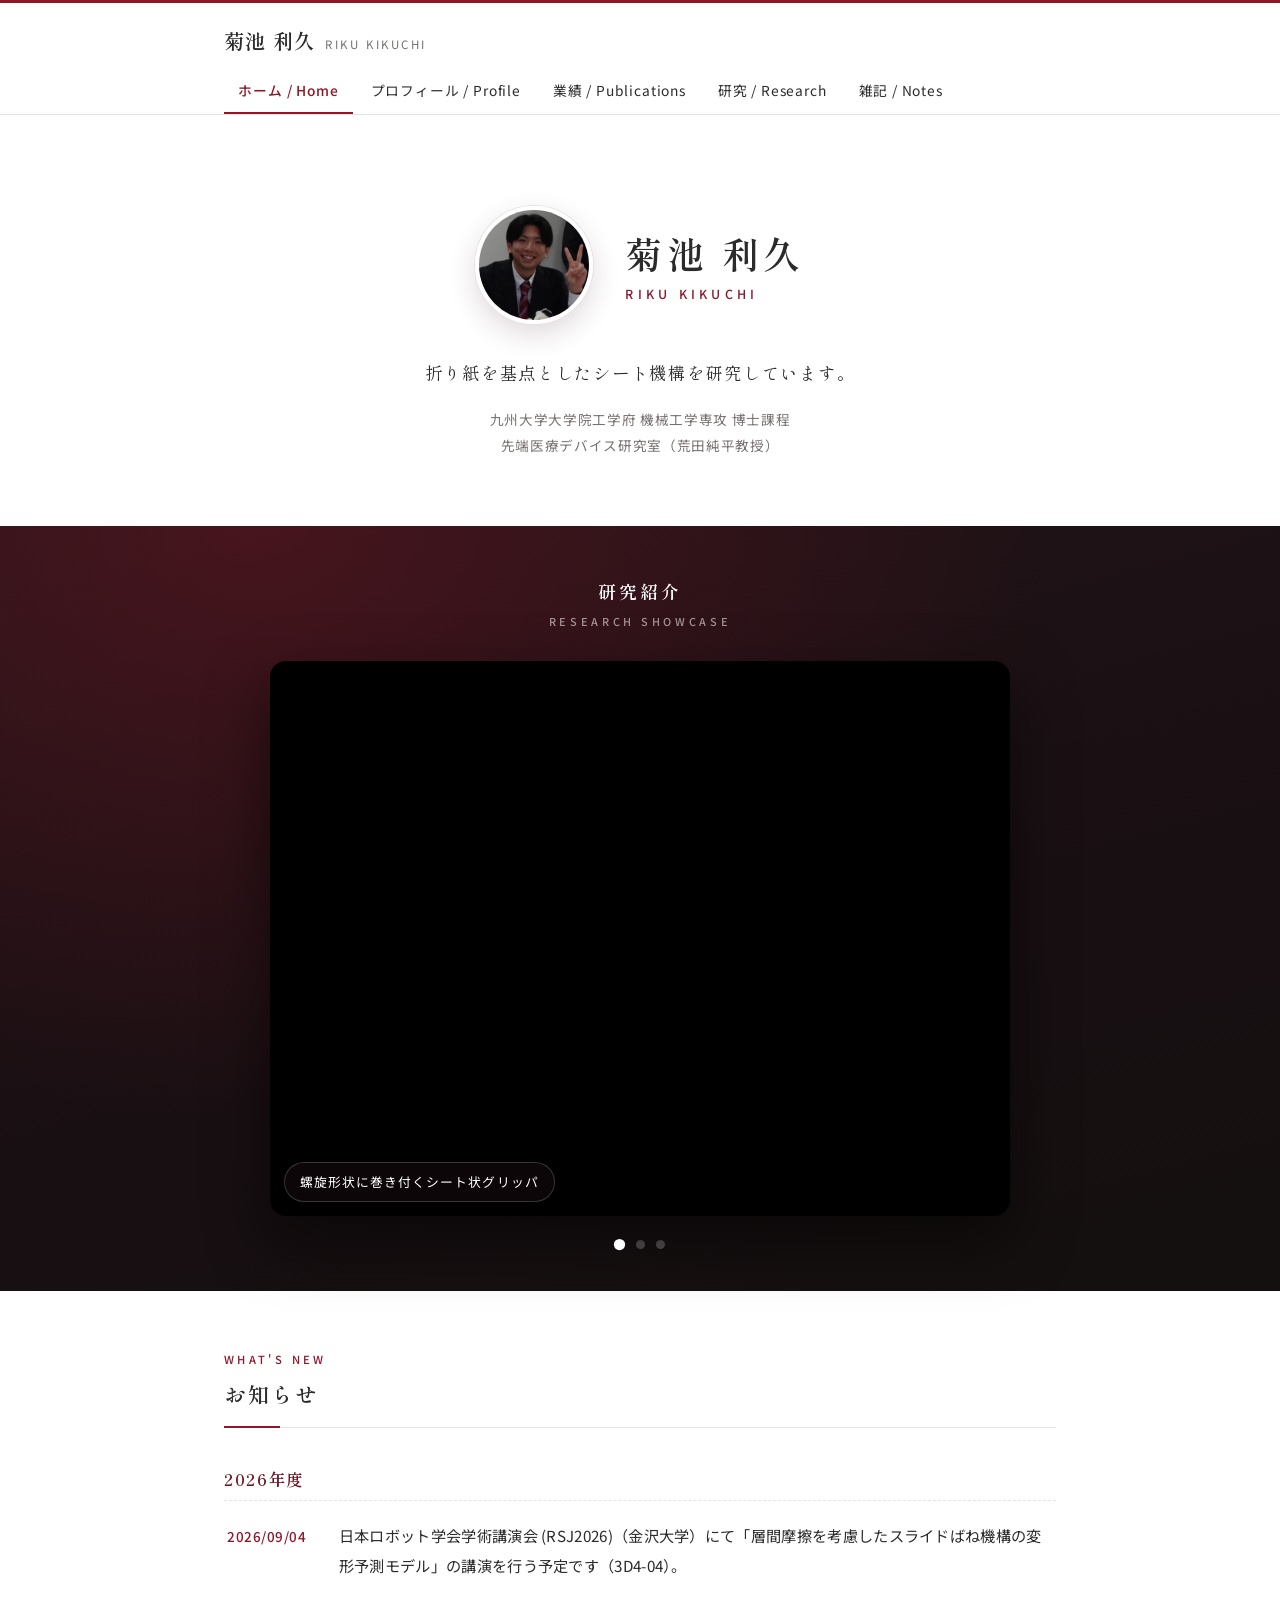
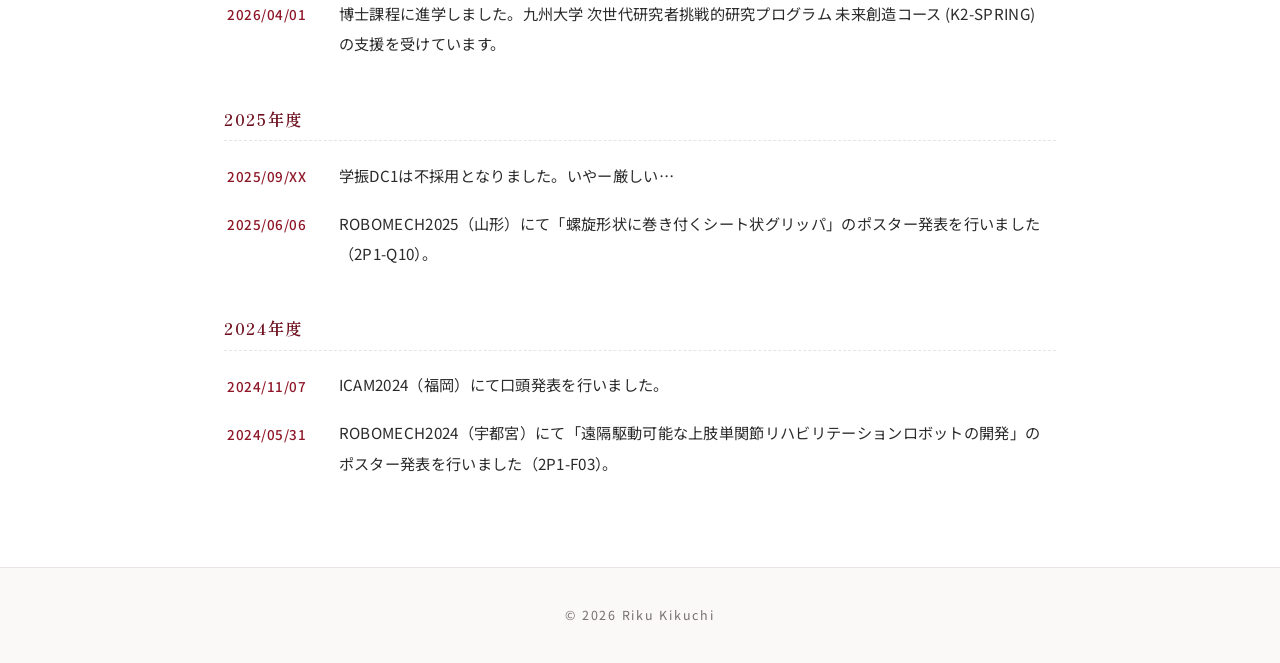
<file: index.html>
<!DOCTYPE html>
<html lang="ja">
<head>
  <meta charset="UTF-8">
  <meta name="viewport" content="width=device-width, initial-scale=1.0">
  <title>菊池 利久 | Riku Kikuchi</title>
  <meta name="description" content="菊池利久（九州大学大学院工学府 機械工学専攻 博士課程）の個人ウェブサイト。折り紙を基点としたシート機構の研究を行っています。">
  <link rel="preconnect" href="https://fonts.googleapis.com">
  <link rel="preconnect" href="https://fonts.gstatic.com" crossorigin>
  <link href="https://fonts.googleapis.com/css2?family=Noto+Sans+JP:wght@400;500;700&family=Shippori+Mincho:wght@500;600;700&display=swap" rel="stylesheet">
  <link rel="stylesheet" href="css/style.css">
</head>
<body>

<header class="site-header">
  <div class="header-inner">
    <div class="site-title">
      <a href="index.html">菊池 利久<span class="en">Riku Kikuchi</span></a>
    </div>
    <nav class="site-nav">
      <ul>
        <li><a href="index.html" class="active">ホーム / Home</a></li>
        <li><a href="profile.html">プロフィール / Profile</a></li>
        <li><a href="publications.html">業績 / Publications</a></li>
        <li><a href="research.html">研究 / Research</a></li>
        <li><a href="notes.html">雑記 / Notes</a></li>
      </ul>
    </nav>
  </div>
</header>

<main>
  <section class="hero">
    <div class="hero-head">
      <img src="images/profile.jpg" alt="菊池利久の顔写真" class="hero-photo">
      <h1>菊池 利久<span class="en-name">Riku Kikuchi</span></h1>
    </div>
    <p class="tagline">折り紙を基点としたシート機構を研究しています。</p>
    <p class="affiliation">
      九州大学大学院工学府 機械工学専攻 博士課程<br>
      先端医療デバイス研究室（荒田純平教授）
    </p>
  </section>

  <section class="showcase">
    <div class="showcase-inner">
      <p class="showcase-label"><span class="en">Research Showcase</span>研究紹介</p>
      <div class="showcase-player">
        <video id="hero-video" src="videos/herical.mp4"
               autoplay muted playsinline preload="auto"></video>
        <p class="showcase-caption" id="showcase-caption">螺旋形状に巻き付くシート状グリッパ</p>
      </div>
      <div class="showcase-dots" id="showcase-dots" role="tablist" aria-label="動画の切り替え"></div>
    </div>
  </section>

  <section class="news">
    <h2>お知らせ<span class="en">What's New</span></h2>

    <h3>2026年度</h3>
    <ul>
      <li>
        <span class="date">2026/09/04</span>
        <span class="body">日本ロボット学会学術講演会 (RSJ2026)（金沢大学）にて「層間摩擦を考慮したスライドばね機構の変形予測モデル」の講演を行う予定です（3D4-04）。</span>
      </li>
      <li>
        <span class="date">2026/04/01</span>
        <span class="body">博士課程に進学しました。九州大学 次世代研究者挑戦的研究プログラム 未来創造コース (K2-SPRING) の支援を受けています。</span>
      </li>
    </ul>

    <h3>2025年度</h3>
    <ul>
      <li>
        <!-- TODO: 日付を修正 -->
        <span class="date">2025/09/XX</span>
        <span class="body">学振DC1は不採用となりました。いやー厳しい…</span>
      </li>
      <li>
        <span class="date">2025/06/06</span>
        <span class="body">ROBOMECH2025（山形）にて「螺旋形状に巻き付くシート状グリッパ」のポスター発表を行いました（2P1-Q10）。</span>
      </li>
    </ul>

    <h3>2024年度</h3>
    <ul>
      <li>
        <span class="date">2024/11/07</span>
        <span class="body">ICAM2024（福岡）にて口頭発表を行いました。</span>
      </li>
      <li>
        <span class="date">2024/05/31</span>
        <span class="body">ROBOMECH2024（宇都宮）にて「遠隔駆動可能な上肢単関節リハビリテーションロボットの開発」のポスター発表を行いました（2P1-F03）。</span>
      </li>
    </ul>
  </section>
</main>

<script>
  (function () {
    var playlist = [
      { src: "videos/herical.mp4", title: "螺旋形状に巻き付くシート状グリッパ" },
      { src: "videos/gripper.mp4", title: "ラッピング把持グリッパ" },
      { src: "videos/elbow_reha.mp4", title: "上肢単関節リハビリテーションロボット" }
    ];
    var i = 0;
    var v = document.getElementById("hero-video");
    var caption = document.getElementById("showcase-caption");
    var dotsBox = document.getElementById("showcase-dots");
    var dots = playlist.map(function (item, k) {
      var d = document.createElement("button");
      d.className = "showcase-dot";
      d.setAttribute("aria-label", item.title);
      d.addEventListener("click", function () { show(k); });
      dotsBox.appendChild(d);
      return d;
    });

    function tryPlay() {
      var p = v.play();
      if (p && p.catch) p.catch(function () {});
    }

    function show(k) {
      i = k;
      v.src = playlist[i].src;
      caption.textContent = playlist[i].title;
      dots.forEach(function (d, m) { d.classList.toggle("active", m === i); });
      tryPlay();
    }

    v.addEventListener("ended", function () {
      show((i + 1) % playlist.length);
    });

    dots[0].classList.add("active");

    // 自動再生がブロックされた環境では、最初の操作で再生を開始する
    tryPlay();
    document.addEventListener("pointerdown", function onFirstTouch() {
      if (v.paused) tryPlay();
      document.removeEventListener("pointerdown", onFirstTouch);
    });
  })();
</script>

<footer class="site-footer">
  <div class="footer-inner">
    &copy; 2026 Riku Kikuchi
  </div>
</footer>

</body>
</html>
</file>
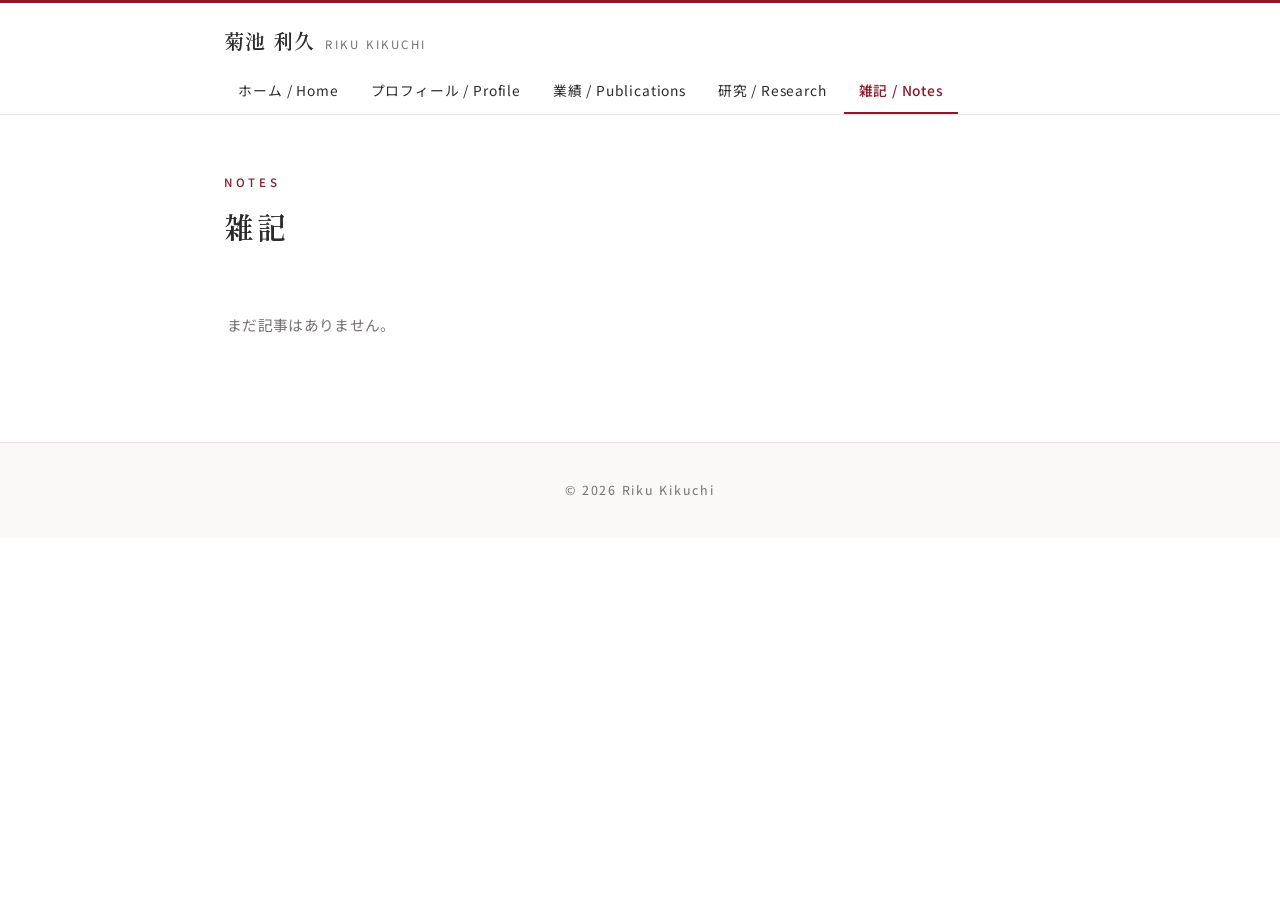
<file: notes.html>
<!DOCTYPE html>
<html lang="ja">
<head>
  <meta charset="UTF-8">
  <meta name="viewport" content="width=device-width, initial-scale=1.0">
  <title>雑記 | 菊池 利久</title>
  <link rel="preconnect" href="https://fonts.googleapis.com">
  <link rel="preconnect" href="https://fonts.gstatic.com" crossorigin>
  <link href="https://fonts.googleapis.com/css2?family=Noto+Sans+JP:wght@400;500;700&family=Shippori+Mincho:wght@500;600;700&display=swap" rel="stylesheet">
  <link rel="stylesheet" href="css/style.css">
</head>
<body>

<header class="site-header">
  <div class="header-inner">
    <div class="site-title">
      <a href="index.html">菊池 利久<span class="en">Riku Kikuchi</span></a>
    </div>
    <nav class="site-nav">
      <ul>
        <li><a href="index.html">ホーム / Home</a></li>
        <li><a href="profile.html">プロフィール / Profile</a></li>
        <li><a href="publications.html">業績 / Publications</a></li>
        <li><a href="research.html">研究 / Research</a></li>
        <li><a href="notes.html" class="active">雑記 / Notes</a></li>
      </ul>
    </nav>
  </div>
</header>

<main>
  <h1 class="page-title">雑記<span class="en">Notes</span></h1>
  <p class="pub-empty">まだ記事はありません。</p>
</main>

<footer class="site-footer">
  <div class="footer-inner">
    &copy; 2026 Riku Kikuchi
  </div>
</footer>

</body>
</html>
</file>
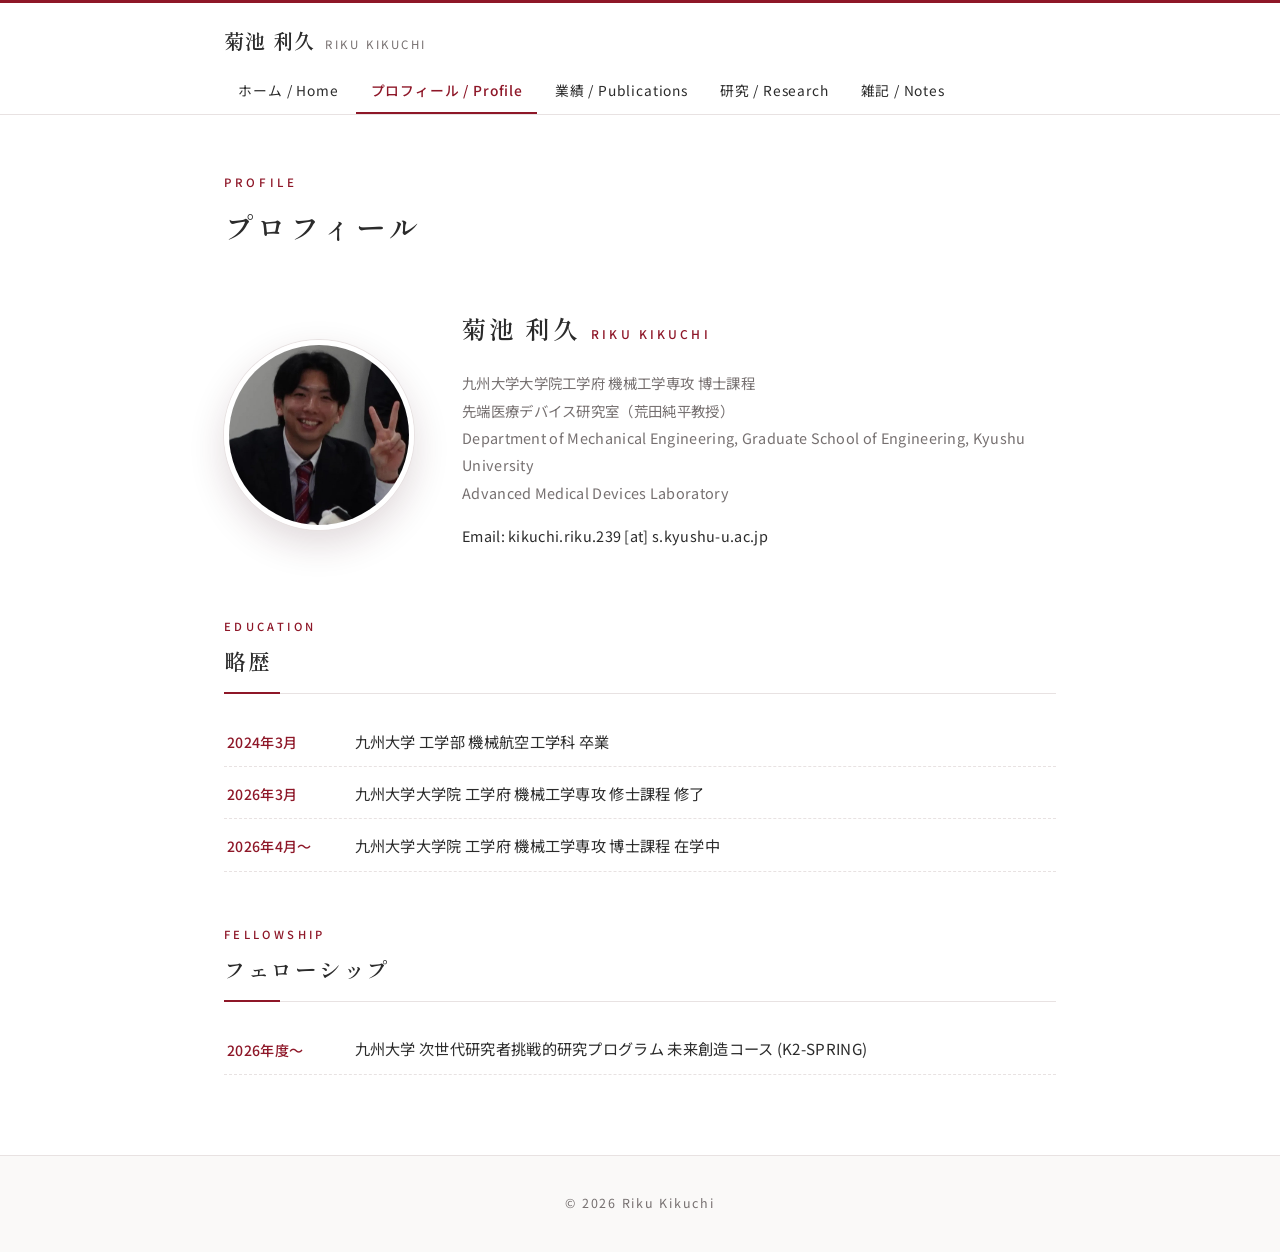
<file: profile.html>
<!DOCTYPE html>
<html lang="ja">
<head>
  <meta charset="UTF-8">
  <meta name="viewport" content="width=device-width, initial-scale=1.0">
  <title>プロフィール | 菊池 利久</title>
  <link rel="preconnect" href="https://fonts.googleapis.com">
  <link rel="preconnect" href="https://fonts.gstatic.com" crossorigin>
  <link href="https://fonts.googleapis.com/css2?family=Noto+Sans+JP:wght@400;500;700&family=Shippori+Mincho:wght@500;600;700&display=swap" rel="stylesheet">
  <link rel="stylesheet" href="css/style.css">
</head>
<body>

<header class="site-header">
  <div class="header-inner">
    <div class="site-title">
      <a href="index.html">菊池 利久<span class="en">Riku Kikuchi</span></a>
    </div>
    <nav class="site-nav">
      <ul>
        <li><a href="index.html">ホーム / Home</a></li>
        <li><a href="profile.html" class="active">プロフィール / Profile</a></li>
        <li><a href="publications.html">業績 / Publications</a></li>
        <li><a href="research.html">研究 / Research</a></li>
        <li><a href="notes.html">雑記 / Notes</a></li>
      </ul>
    </nav>
  </div>
</header>

<main>
  <h1 class="page-title">プロフィール<span class="en">Profile</span></h1>

  <section class="profile-top">
    <img src="images/profile.jpg" alt="菊池利久の顔写真" class="profile-photo">
    <div class="profile-intro">
      <p class="name">菊池 利久<span class="en">Riku Kikuchi</span></p>
      <p class="affiliation">
        九州大学大学院工学府 機械工学専攻 博士課程<br>
        先端医療デバイス研究室（荒田純平教授）<br>
        Department of Mechanical Engineering, Graduate School of Engineering, Kyushu University<br>
        Advanced Medical Devices Laboratory
      </p>
      <p class="email">Email: kikuchi.riku.239 [at] s.kyushu-u.ac.jp</p>
    </div>
  </section>

  <h2>略歴<span class="en">Education</span></h2>
  <dl class="history">
    <div>
      <dt>2024年3月</dt>
      <dd>九州大学 工学部 機械航空工学科 卒業</dd>
    </div>
    <div>
      <dt>2026年3月</dt>
      <dd>九州大学大学院 工学府 機械工学専攻 修士課程 修了</dd>
    </div>
    <div>
      <dt>2026年4月〜</dt>
      <dd>九州大学大学院 工学府 機械工学専攻 博士課程 在学中</dd>
    </div>
  </dl>

  <h2>フェローシップ<span class="en">Fellowship</span></h2>
  <dl class="history">
    <div>
      <dt>2026年度〜</dt>
      <dd>九州大学 次世代研究者挑戦的研究プログラム 未来創造コース (K2-SPRING)</dd>
    </div>
  </dl>
</main>

<footer class="site-footer">
  <div class="footer-inner">
    &copy; 2026 Riku Kikuchi
  </div>
</footer>

</body>
</html>
</file>
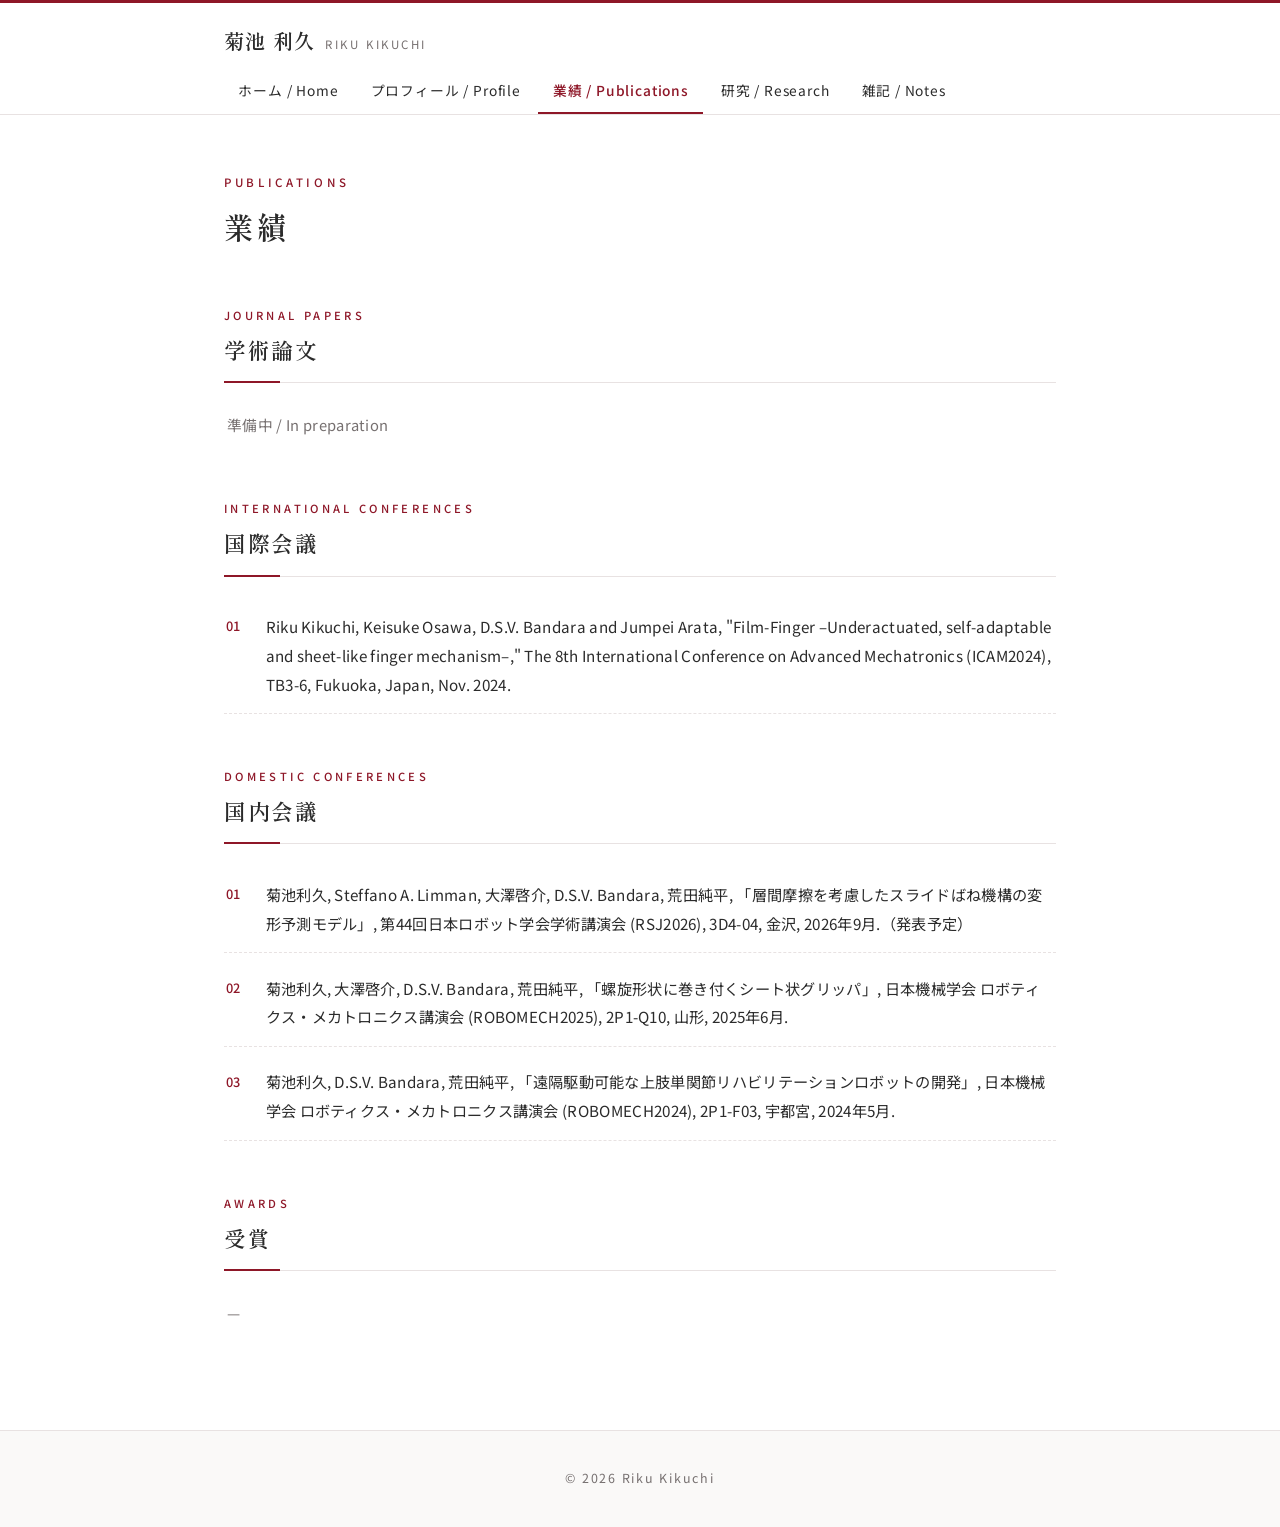
<file: publications.html>
<!DOCTYPE html>
<html lang="ja">
<head>
  <meta charset="UTF-8">
  <meta name="viewport" content="width=device-width, initial-scale=1.0">
  <title>業績 | 菊池 利久</title>
  <link rel="preconnect" href="https://fonts.googleapis.com">
  <link rel="preconnect" href="https://fonts.gstatic.com" crossorigin>
  <link href="https://fonts.googleapis.com/css2?family=Noto+Sans+JP:wght@400;500;700&family=Shippori+Mincho:wght@500;600;700&display=swap" rel="stylesheet">
  <link rel="stylesheet" href="css/style.css">
</head>
<body>

<header class="site-header">
  <div class="header-inner">
    <div class="site-title">
      <a href="index.html">菊池 利久<span class="en">Riku Kikuchi</span></a>
    </div>
    <nav class="site-nav">
      <ul>
        <li><a href="index.html">ホーム / Home</a></li>
        <li><a href="profile.html">プロフィール / Profile</a></li>
        <li><a href="publications.html" class="active">業績 / Publications</a></li>
        <li><a href="research.html">研究 / Research</a></li>
        <li><a href="notes.html">雑記 / Notes</a></li>
      </ul>
    </nav>
  </div>
</header>

<main>
  <h1 class="page-title">業績<span class="en">Publications</span></h1>

  <h2>学術論文<span class="en">Journal Papers</span></h2>
  <p class="pub-empty">準備中 / In preparation</p>

  <h2>国際会議<span class="en">International Conferences</span></h2>
  <ol class="pub-list">
    <li>
      Riku Kikuchi, Keisuke Osawa, D.S.V. Bandara and Jumpei Arata,
      "Film-Finger &ndash;Underactuated, self-adaptable and sheet-like finger mechanism&ndash;,"
      The 8th International Conference on Advanced Mechatronics (ICAM2024),
      TB3-6, Fukuoka, Japan, Nov. 2024.
    </li>
  </ol>

  <h2>国内会議<span class="en">Domestic Conferences</span></h2>
  <ol class="pub-list">
    <li>
      菊池利久, Steffano A. Limman, 大澤啓介, D.S.V. Bandara, 荒田純平,
      「層間摩擦を考慮したスライドばね機構の変形予測モデル」,
      第44回日本ロボット学会学術講演会 (RSJ2026), 3D4-04, 金沢, 2026年9月.（発表予定）
    </li>
    <li>
      菊池利久, 大澤啓介, D.S.V. Bandara, 荒田純平,
      「螺旋形状に巻き付くシート状グリッパ」,
      日本機械学会 ロボティクス・メカトロニクス講演会 (ROBOMECH2025), 2P1-Q10, 山形, 2025年6月.
    </li>
    <li>
      菊池利久, D.S.V. Bandara, 荒田純平,
      「遠隔駆動可能な上肢単関節リハビリテーションロボットの開発」,
      日本機械学会 ロボティクス・メカトロニクス講演会 (ROBOMECH2024), 2P1-F03, 宇都宮, 2024年5月.
    </li>
  </ol>

  <h2>受賞<span class="en">Awards</span></h2>
  <p class="pub-empty">&mdash;</p>
</main>

<footer class="site-footer">
  <div class="footer-inner">
    &copy; 2026 Riku Kikuchi
  </div>
</footer>

</body>
</html>
</file>
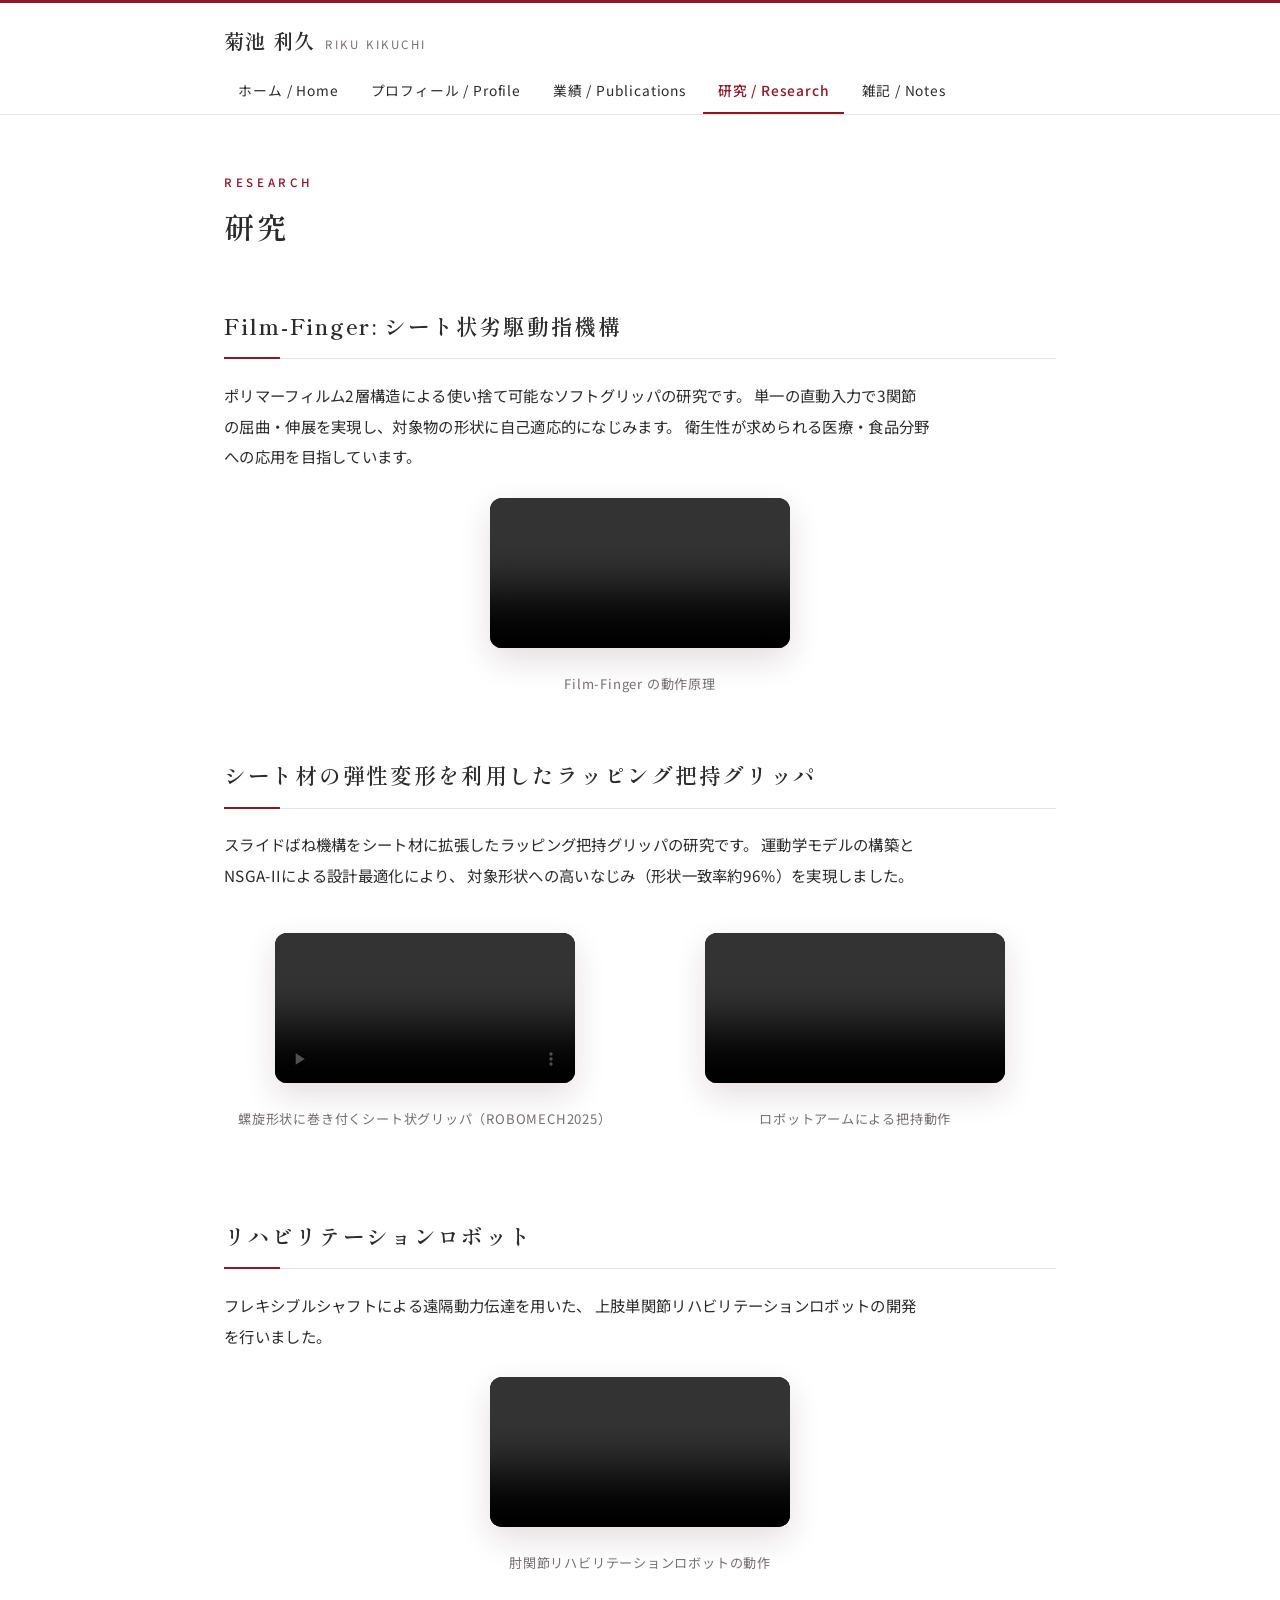
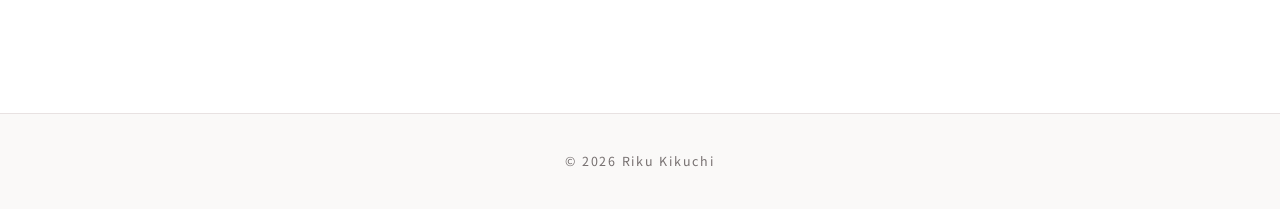
<file: research.html>
<!DOCTYPE html>
<html lang="ja">
<head>
  <meta charset="UTF-8">
  <meta name="viewport" content="width=device-width, initial-scale=1.0">
  <title>研究 | 菊池 利久</title>
  <link rel="preconnect" href="https://fonts.googleapis.com">
  <link rel="preconnect" href="https://fonts.gstatic.com" crossorigin>
  <link href="https://fonts.googleapis.com/css2?family=Noto+Sans+JP:wght@400;500;700&family=Shippori+Mincho:wght@500;600;700&display=swap" rel="stylesheet">
  <link rel="stylesheet" href="css/style.css">
</head>
<body>

<header class="site-header">
  <div class="header-inner">
    <div class="site-title">
      <a href="index.html">菊池 利久<span class="en">Riku Kikuchi</span></a>
    </div>
    <nav class="site-nav">
      <ul>
        <li><a href="index.html">ホーム / Home</a></li>
        <li><a href="profile.html">プロフィール / Profile</a></li>
        <li><a href="publications.html">業績 / Publications</a></li>
        <li><a href="research.html" class="active">研究 / Research</a></li>
        <li><a href="notes.html">雑記 / Notes</a></li>
      </ul>
    </nav>
  </div>
</header>

<main>
  <h1 class="page-title">研究<span class="en">Research</span></h1>

  <section class="research-section">
    <h2>Film-Finger: シート状劣駆動指機構</h2>
    <p>
      ポリマーフィルム2層構造による使い捨て可能なソフトグリッパの研究です。
      単一の直動入力で3関節の屈曲・伸展を実現し、対象物の形状に自己適応的になじみます。
      衛生性が求められる医療・食品分野への応用を目指しています。
    </p>
    <figure class="research-fig">
      <video controls muted playsinline preload="metadata">
        <source src="videos/filminger.mp4" type="video/mp4">
      </video>
      <figcaption>Film-Finger の動作原理</figcaption>
    </figure>
  </section>

  <section class="research-section">
    <h2>シート材の弾性変形を利用したラッピング把持グリッパ</h2>
    <p>
      スライドばね機構をシート材に拡張したラッピング把持グリッパの研究です。
      運動学モデルの構築とNSGA-IIによる設計最適化により、
      対象形状への高いなじみ（形状一致率約96%）を実現しました。
    </p>
    <div class="video-row">
      <figure class="research-fig">
        <video controls muted playsinline preload="metadata">
          <source src="videos/herical.mp4" type="video/mp4">
        </video>
        <figcaption>螺旋形状に巻き付くシート状グリッパ（ROBOMECH2025）</figcaption>
      </figure>
      <figure class="research-fig">
        <video controls muted playsinline preload="metadata">
          <source src="videos/gripper.mp4" type="video/mp4">
        </video>
        <figcaption>ロボットアームによる把持動作</figcaption>
      </figure>
    </div>
  </section>

  <section class="research-section">
    <h2>リハビリテーションロボット</h2>
    <p>
      フレキシブルシャフトによる遠隔動力伝達を用いた、
      上肢単関節リハビリテーションロボットの開発を行いました。
    </p>
    <figure class="research-fig">
      <video controls muted playsinline preload="metadata">
        <source src="videos/elbow_reha.mp4" type="video/mp4">
      </video>
      <figcaption>肘関節リハビリテーションロボットの動作</figcaption>
    </figure>
  </section>
</main>

<footer class="site-footer">
  <div class="footer-inner">
    &copy; 2026 Riku Kikuchi
  </div>
</footer>

</body>
</html>
</file>
<file: css/style.css>
/* ============================================
   Riku Kikuchi — Personal Academic Website
   ============================================ */

:root {
  --accent: #8E1728;        /* 九州大学ワインレッド */
  --accent-dark: #6E101F;
  --accent-soft: #F7EEF0;
  --text: #2b2b2b;
  --text-muted: #767070;
  --bg: #ffffff;
  --bg-subtle: #faf9f8;
  --border: #e8e2e2;
  --max-width: 880px;
  --font-serif: "Shippori Mincho", "Hiragino Mincho ProN", "Yu Mincho", serif;
  --font-sans: "Noto Sans JP", "Hiragino Kaku Gothic ProN", "Hiragino Sans",
    "Yu Gothic UI", Meiryo, sans-serif;
}

* {
  margin: 0;
  padding: 0;
  box-sizing: border-box;
}

html {
  scroll-behavior: smooth;
}

body {
  font-family: var(--font-sans);
  color: var(--text);
  background: var(--bg);
  line-height: 2;
  font-size: 15.5px;
  letter-spacing: 0.02em;
  -webkit-font-smoothing: antialiased;
  overflow-x: hidden;
}

::selection {
  background: var(--accent);
  color: #fff;
}

/* ---------- Header / Navigation ---------- */

.site-header {
  position: sticky;
  top: 0;
  z-index: 100;
  border-top: 3px solid var(--accent);
  border-bottom: 1px solid var(--border);
  background: rgba(255, 255, 255, 0.92);
  backdrop-filter: blur(10px);
  -webkit-backdrop-filter: blur(10px);
}

.header-inner {
  max-width: var(--max-width);
  margin: 0 auto;
  padding: 1.1rem 1.5rem 0;
}

.site-title {
  font-family: var(--font-serif);
  font-size: 1.25rem;
  font-weight: 600;
  letter-spacing: 0.06em;
}

.site-title a {
  color: var(--text);
  text-decoration: none;
}

.site-title .en {
  font-family: var(--font-sans);
  font-size: 0.72rem;
  font-weight: 400;
  color: var(--text-muted);
  margin-left: 0.9em;
  letter-spacing: 0.22em;
  text-transform: uppercase;
}

.site-nav ul {
  list-style: none;
  display: flex;
  flex-wrap: wrap;
  gap: 0.2rem;
  margin-top: 0.5rem;
}

.site-nav a {
  display: block;
  padding: 0.5rem 0.9rem;
  color: var(--text);
  text-decoration: none;
  font-size: 0.86rem;
  letter-spacing: 0.06em;
  border-bottom: 2px solid transparent;
  transition: color 0.2s, border-color 0.2s;
}

.site-nav a:hover {
  color: var(--accent);
}

.site-nav a.active {
  color: var(--accent);
  border-bottom-color: var(--accent);
  font-weight: 500;
}

/* ---------- Main layout ---------- */

main {
  max-width: var(--max-width);
  margin: 0 auto;
  padding: 3.5rem 1.5rem 5rem;
}

/* ページタイトル：英語オーバーライン + 明朝見出し */
.page-title {
  display: flex;
  flex-direction: column-reverse;
  gap: 0.15rem;
  margin-bottom: 3rem;
  font-family: var(--font-serif);
  font-size: 1.85rem;
  font-weight: 600;
  letter-spacing: 0.1em;
}

.page-title .en {
  font-family: var(--font-sans);
  font-size: 0.72rem;
  font-weight: 500;
  color: var(--accent);
  letter-spacing: 0.32em;
  text-transform: uppercase;
  margin-left: 0;
}

/* セクション見出し：同じく英語オーバーライン方式 */
h2 {
  display: flex;
  flex-direction: column-reverse;
  gap: 0.1rem;
  font-family: var(--font-serif);
  font-size: 1.35rem;
  font-weight: 600;
  letter-spacing: 0.08em;
  color: var(--text);
  margin: 3.2rem 0 1.3rem;
  padding-bottom: 0.7rem;
  border-bottom: 1px solid var(--border);
  position: relative;
}

h2::after {
  content: "";
  position: absolute;
  left: 0;
  bottom: -1px;
  width: 56px;
  height: 2px;
  background: var(--accent);
}

h2:first-of-type {
  margin-top: 0;
}

h2 .en {
  font-family: var(--font-sans);
  font-size: 0.7rem;
  font-weight: 500;
  color: var(--accent);
  letter-spacing: 0.3em;
  text-transform: uppercase;
  margin-left: 0;
}

h3 {
  font-size: 1.02rem;
  font-weight: 700;
  margin: 1.8rem 0 0.6rem;
}

p {
  margin-bottom: 1rem;
}

a {
  color: var(--accent);
}

/* ---------- Home ---------- */

.hero {
  text-align: center;
  padding: 2.2rem 0 0.4rem;
}

.showcase + .news {
  margin-top: 3.6rem;
}

.hero-head {
  display: flex;
  align-items: center;
  justify-content: center;
  gap: 2rem;
}

.hero-photo {
  width: 118px;
  height: 118px;
  border-radius: 50%;
  object-fit: cover;
  flex-shrink: 0;
  border: 4px solid #fff;
  box-shadow: 0 0 0 1px var(--border), 0 10px 28px rgba(60, 20, 28, 0.16);
}

.hero h1 {
  font-family: var(--font-serif);
  font-size: 2.3rem;
  font-weight: 600;
  letter-spacing: 0.12em;
  text-align: left;
  line-height: 1.4;
}

.hero .en-name {
  display: block;
  font-family: var(--font-sans);
  font-size: 0.78rem;
  font-weight: 500;
  color: var(--accent);
  margin-top: 0.4rem;
  letter-spacing: 0.34em;
  text-transform: uppercase;
}

.hero .tagline {
  margin-top: 2rem;
  font-family: var(--font-serif);
  font-size: 1.08rem;
  letter-spacing: 0.1em;
  color: var(--text);
}

.hero .affiliation {
  margin-top: 0.9rem;
  font-size: 0.85rem;
  color: var(--text-muted);
  line-height: 1.9;
  letter-spacing: 0.05em;
}

/* ---------- Research Showcase（全幅ダーク帯） ---------- */

.showcase {
  width: 100vw;
  margin: 2.8rem 0 0 calc(50% - 50vw);
  background:
    radial-gradient(ellipse at 20% 0%, rgba(142, 23, 40, 0.35), transparent 55%),
    linear-gradient(165deg, #221418 0%, #180f12 60%, #14100f 100%);
  padding: 3rem 1.5rem 2.6rem;
}

.showcase-inner {
  max-width: 820px;
  margin: 0 auto;
  text-align: center;
}

.showcase-label {
  display: flex;
  flex-direction: column-reverse;
  gap: 0.1rem;
  font-family: var(--font-serif);
  font-size: 1.1rem;
  font-weight: 600;
  letter-spacing: 0.16em;
  color: #fff;
  margin-bottom: 1.8rem;
}

.showcase-label .en {
  font-family: var(--font-sans);
  font-size: 0.68rem;
  font-weight: 500;
  color: rgba(255, 255, 255, 0.55);
  letter-spacing: 0.34em;
  text-transform: uppercase;
}

.showcase-player {
  position: relative;
  width: min(100%, 740px);
  margin: 0 auto;
}

.showcase-player video {
  display: block;
  width: 100%;
  aspect-ratio: 4 / 3;
  object-fit: cover;
  border-radius: 16px;
  background: #000;
  box-shadow: 0 24px 60px rgba(0, 0, 0, 0.55);
}

.showcase-caption {
  position: absolute;
  left: 14px;
  bottom: 14px;
  margin: 0;
  padding: 0.4rem 0.95rem;
  font-size: 0.8rem;
  letter-spacing: 0.08em;
  color: #fff;
  background: rgba(20, 10, 13, 0.62);
  border: 1px solid rgba(255, 255, 255, 0.18);
  border-radius: 999px;
  backdrop-filter: blur(6px);
  -webkit-backdrop-filter: blur(6px);
}

.showcase-dots {
  display: flex;
  justify-content: center;
  gap: 0.7rem;
  margin-top: 1.5rem;
}

.showcase-dot {
  width: 9px;
  height: 9px;
  padding: 0;
  border-radius: 50%;
  border: none;
  background: rgba(255, 255, 255, 0.28);
  cursor: pointer;
  transition: background 0.2s, transform 0.2s;
}

.showcase-dot:hover {
  background: rgba(255, 255, 255, 0.55);
}

.showcase-dot.active {
  background: #fff;
  transform: scale(1.25);
}

/* ---------- What's New ---------- */

.news h3 {
  font-family: var(--font-serif);
  font-size: 1.02rem;
  font-weight: 600;
  letter-spacing: 0.1em;
  color: var(--accent-dark);
  margin: 2.2rem 0 0.6rem;
  padding-bottom: 0.3rem;
  border-bottom: 1px dashed var(--border);
}

.news ul {
  list-style: none;
}

.news li {
  display: flex;
  gap: 1.6rem;
  padding: 0.55rem 0.2rem;
}

.news .date {
  flex: 0 0 6.4em;
  color: var(--accent);
  font-size: 0.84rem;
  font-weight: 500;
  font-variant-numeric: tabular-nums;
  letter-spacing: 0.04em;
  padding-top: 0.25em;
}

.news .body {
  flex: 1;
  font-size: 0.95rem;
}

/* ---------- Profile ---------- */

.profile-top {
  display: flex;
  align-items: center;
  gap: 3rem;
  margin-bottom: 3rem;
}

.profile-photo {
  width: 190px;
  height: 190px;
  border-radius: 50%;
  object-fit: cover;
  flex-shrink: 0;
  border: 5px solid #fff;
  box-shadow: 0 0 0 1px var(--border), 0 14px 36px rgba(60, 20, 28, 0.16);
}

.profile-intro .name {
  font-family: var(--font-serif);
  font-size: 1.55rem;
  font-weight: 600;
  letter-spacing: 0.1em;
}

.profile-intro .name .en {
  font-family: var(--font-sans);
  font-size: 0.75rem;
  font-weight: 500;
  color: var(--accent);
  margin-left: 0.9em;
  letter-spacing: 0.26em;
  text-transform: uppercase;
}

.profile-intro .affiliation {
  margin-top: 0.8rem;
  font-size: 0.9rem;
  color: var(--text-muted);
  line-height: 1.9;
}

.profile-intro .email {
  margin-top: 0.7rem;
  font-size: 0.9rem;
}

dl.history div {
  display: flex;
  gap: 1.8rem;
  padding: 0.65rem 0.2rem;
  border-bottom: 1px dashed var(--border);
}

dl.history dt {
  flex: 0 0 7em;
  color: var(--accent);
  font-size: 0.88rem;
  font-weight: 500;
  font-variant-numeric: tabular-nums;
  padding-top: 0.15em;
}

dl.history dd {
  flex: 1;
  font-size: 0.95rem;
}

/* ---------- Publications ---------- */

ol.pub-list {
  list-style: none;
  counter-reset: pub;
}

ol.pub-list li {
  counter-increment: pub;
  position: relative;
  padding: 0.9rem 0.2rem 0.9rem 2.6rem;
  margin-bottom: 0.4rem;
  font-size: 0.95rem;
  line-height: 1.9;
  border-bottom: 1px dashed var(--border);
}

ol.pub-list li::before {
  content: counter(pub, decimal-leading-zero);
  position: absolute;
  left: 0.1rem;
  top: 1.05rem;
  font-size: 0.8rem;
  font-weight: 500;
  color: var(--accent);
  font-variant-numeric: tabular-nums;
  letter-spacing: 0.05em;
}

.pub-empty {
  color: var(--text-muted);
  font-size: 0.92rem;
  padding: 0.4rem 0.2rem;
}

/* ---------- Research ---------- */

.research-section {
  margin-bottom: 3.5rem;
}

.research-section p {
  font-size: 0.96rem;
  max-width: 46em;
}

figure.research-fig {
  margin: 1.6rem 0;
  text-align: center;
}

figure.research-fig .placeholder {
  display: flex;
  align-items: center;
  justify-content: center;
  height: 240px;
  background: var(--bg-subtle);
  border: 1px dashed var(--border);
  border-radius: 12px;
  color: var(--text-muted);
  font-size: 0.9rem;
}

figure.research-fig img,
figure.research-fig video {
  max-width: 100%;
  height: auto;
  border-radius: 12px;
  background: #000;
  box-shadow: 0 12px 32px rgba(60, 20, 28, 0.14);
}

figure.research-fig figcaption {
  margin-top: 0.9rem;
  font-size: 0.82rem;
  color: var(--text-muted);
  letter-spacing: 0.06em;
}

.video-row {
  display: flex;
  gap: 1.8rem;
  align-items: flex-start;
}

.video-row figure.research-fig {
  flex: 1;
  min-width: 0;
}

/* ---------- Footer ---------- */

.site-footer {
  border-top: 1px solid var(--border);
  background: var(--bg-subtle);
}

.footer-inner {
  max-width: var(--max-width);
  margin: 0 auto;
  padding: 2.2rem 1.5rem;
  font-size: 0.78rem;
  color: var(--text-muted);
  text-align: center;
  letter-spacing: 0.14em;
}

/* ---------- Responsive ---------- */

@media (max-width: 600px) {
  body {
    font-size: 15px;
  }

  .header-inner {
    padding: 0.9rem 1rem 0;
  }

  .site-nav a {
    padding: 0.45rem 0.6rem;
    font-size: 0.8rem;
  }

  main {
    padding: 2.4rem 1.1rem 3.5rem;
  }

  .hero {
    padding: 1.2rem 0 0.2rem;
  }

  .showcase {
    padding: 2.2rem 1.1rem 2rem;
    margin-top: 2rem;
  }

  .showcase-caption {
    left: 10px;
    bottom: 10px;
    font-size: 0.72rem;
    padding: 0.3rem 0.75rem;
  }

  .showcase + .news {
    margin-top: 2.6rem;
  }

  .hero-head {
    gap: 1.2rem;
  }

  .hero-photo {
    width: 88px;
    height: 88px;
  }

  .hero h1 {
    font-size: 1.7rem;
  }

  .profile-top {
    flex-direction: column;
    text-align: center;
    gap: 1.8rem;
  }

  .profile-photo {
    width: 160px;
    height: 160px;
  }

  .news li {
    flex-direction: column;
    gap: 0.05rem;
    padding: 0.7rem 0.2rem;
  }

  .news .date {
    flex: none;
  }

  dl.history div {
    flex-direction: column;
    gap: 0.05rem;
  }

  dl.history dt {
    flex: none;
  }

  .video-row {
    flex-direction: column;
    gap: 1.2rem;
  }
}
</file>
